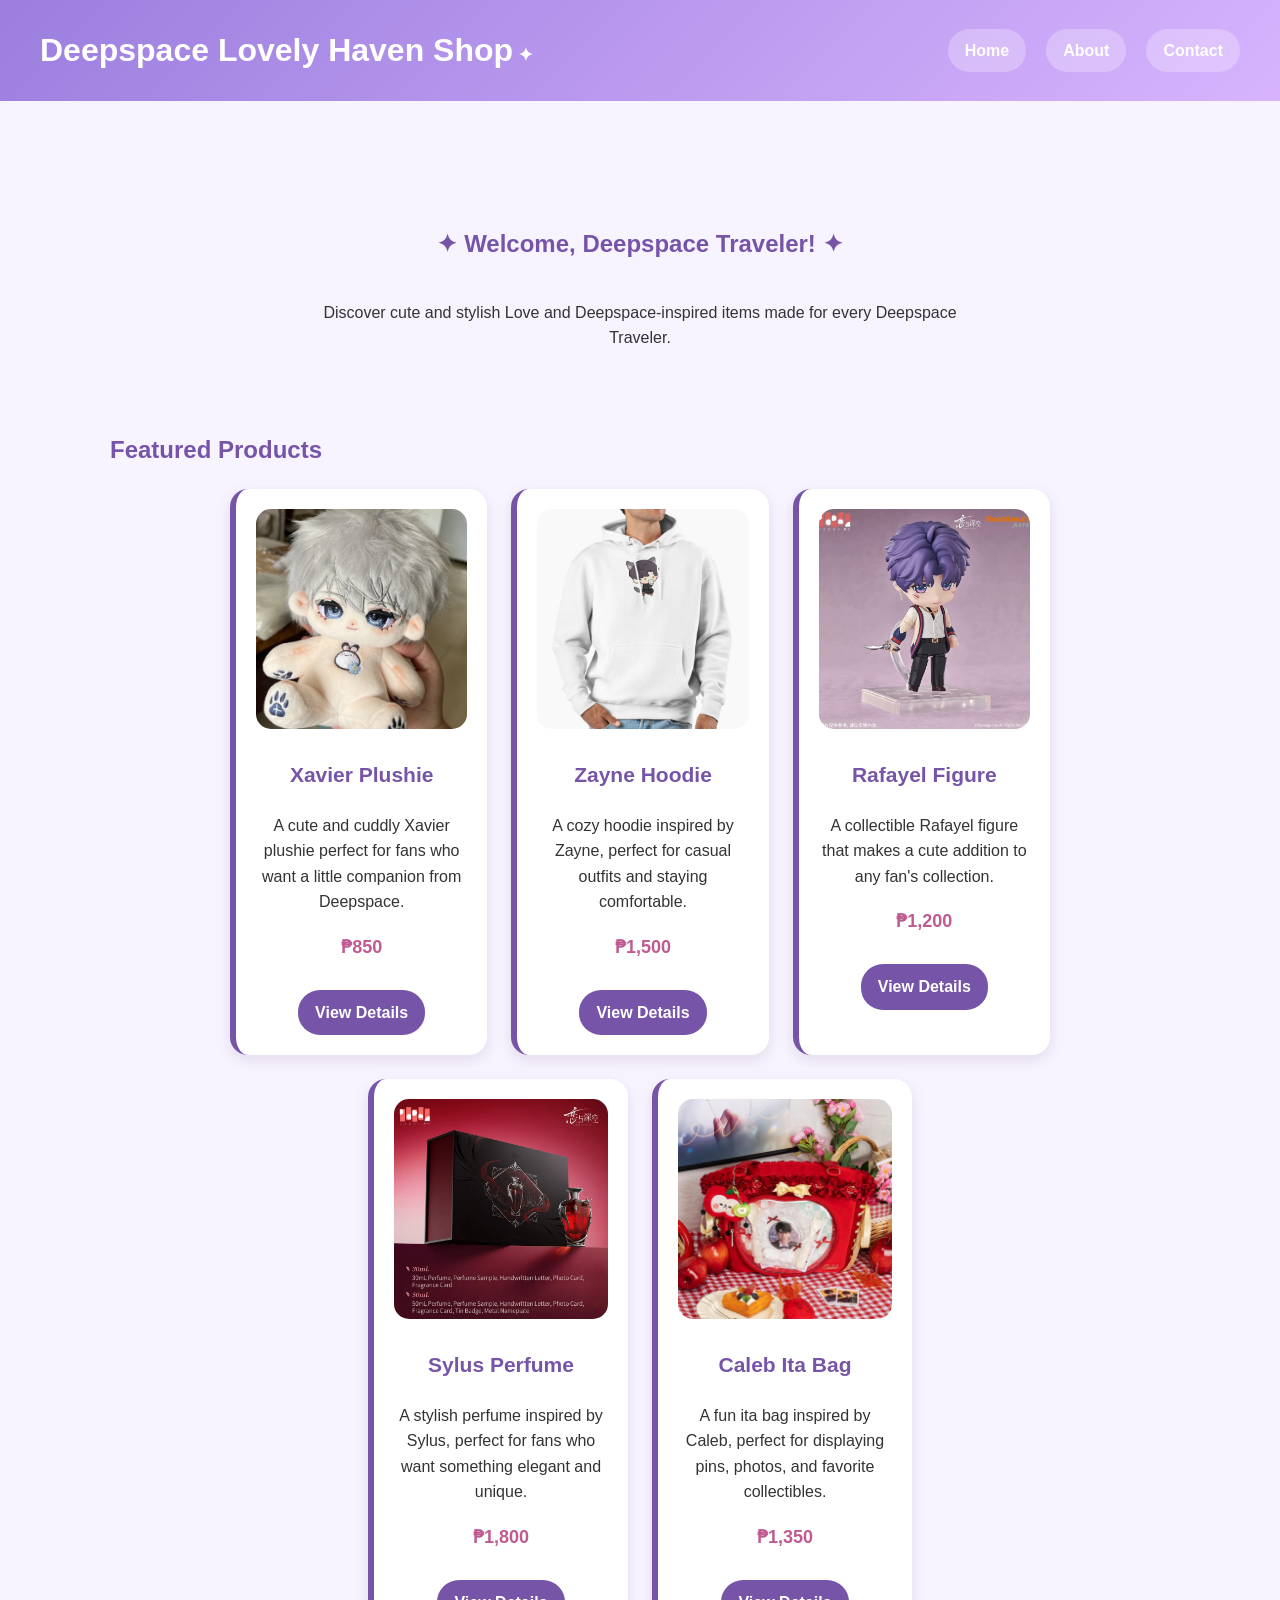
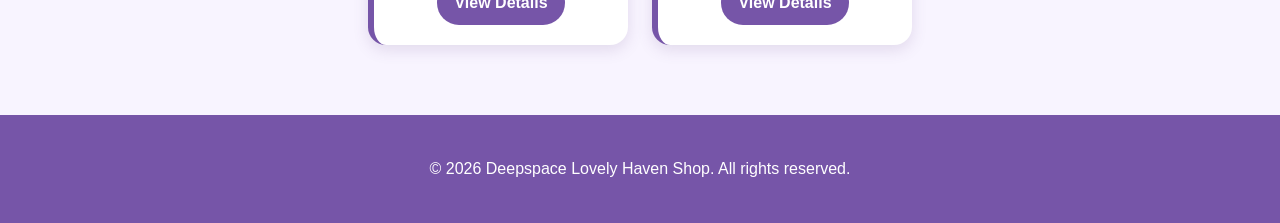
<file: index.html>
<!DOCTYPE html>
<html lang="en">

<head>
    <meta charset="UTF-8">
    <meta name="viewport" content="width=device-width, initial-scale=1.0">
    <title>Deepspace Lovely Haven Shop</title>
    <link rel="stylesheet" href="style.css">
</head>

<body>

    <!-- ---------- Header ---------- -->

    <header class="site-header">

        <h1>Deepspace Lovely Haven Shop</h1>

        <nav>
            <ul>
                <li>
                    <a href="index.html">Home</a>
                </li>

                <li>
                    <a href="about.html">About</a>
                </li>

                <li>
                    <a href="contact.html">Contact</a>
                </li>
            </ul>
        </nav>

    </header>


    <!-- ---------- Main Content ---------- -->

    <main>

        <!-- ---------- Welcome Section ---------- -->

        <section class="welcome">

            <h2>Welcome, Deepspace Traveler!</h2>

            <p>
                Discover cute and stylish Love and Deepspace-inspired
                items made for every Deepspace Traveler.
            </p>

        </section>


        <!-- ---------- Featured Products ---------- -->

        <section>

            <h2>Featured Products</h2>

            <div class="product-grid">


                <!-- Xavier Plushie -->

                <article class="product-card">

                    <img
                        src="xavier-plushie.jpg"
                        alt="Xavier plushie"
                    >

                    <h3>Xavier Plushie</h3>

                    <p>
                        A cute and cuddly Xavier plushie perfect for
                        fans who want a little companion from Deepspace.
                    </p>

                    <p class="price">
                        ₱850
                    </p>

                    <a
                        class="details-link"
                        href="products/xavier-plushie.html"
                    >
                        View Details
                    </a>

                </article>


                <!-- Zayne Hoodie -->

                <article class="product-card">

                    <img
                        src="zayne-hoodie.jpg"
                        alt="Zayne hoodie"
                    >

                    <h3>Zayne Hoodie</h3>

                    <p>
                        A cozy hoodie inspired by Zayne, perfect for
                        casual outfits and staying comfortable.
                    </p>

                    <p class="price">
                        ₱1,500
                    </p>

                    <a
                        class="details-link"
                        href="products/zayne-hoodie.html"
                    >
                        View Details
                    </a>

                </article>


                <!-- Rafayel Figure -->

                <article class="product-card">

                    <img
                        src="rafayel-nendoroid.jpg"
                        alt="Rafayel figure"
                    >

                    <h3>Rafayel Figure</h3>

                    <p>
                        A collectible Rafayel figure that makes a cute
                        addition to any fan's collection.
                    </p>

                    <p class="price">
                        ₱1,200
                    </p>

                    <a
                        class="details-link"
                        href="products/rafayel-nendoroid.html"
                    >
                        View Details
                    </a>

                </article>


                <!-- Sylus Perfume -->

                <article class="product-card">

                    <img
                        src="sylus-perfume.webp"
                        alt="Sylus perfume"
                    >

                    <h3>Sylus Perfume</h3>

                    <p>
                        A stylish perfume inspired by Sylus, perfect
                        for fans who want something elegant and unique.
                    </p>

                    <p class="price">
                        ₱1,800
                    </p>

                    <a
                        class="details-link"
                        href="products/sylus-perfume.html"
                    >
                        View Details
                    </a>

                </article>


                <!-- Caleb Ita Bag -->

                <article class="product-card">

                    <img
                        src="caleb-ita-bag.jpg"
                        alt="Caleb ita bag"
                    >

                    <h3>Caleb Ita Bag</h3>

                    <p>
                        A fun ita bag inspired by Caleb, perfect for
                        displaying pins, photos, and favorite collectibles.
                    </p>

                    <p class="price">
                        ₱1,350
                    </p>

                    <a
                        class="details-link"
                        href="products/caleb-ita-bag.html"
                    >
                        View Details
                    </a>

                </article>


            </div>

        </section>

    </main>


    <!-- ---------- Footer ---------- -->

    <footer>

        <p>
            &copy; 2026 Deepspace Lovely Haven Shop. All rights reserved.
        </p>

    </footer>

</body>

</html>
</file>
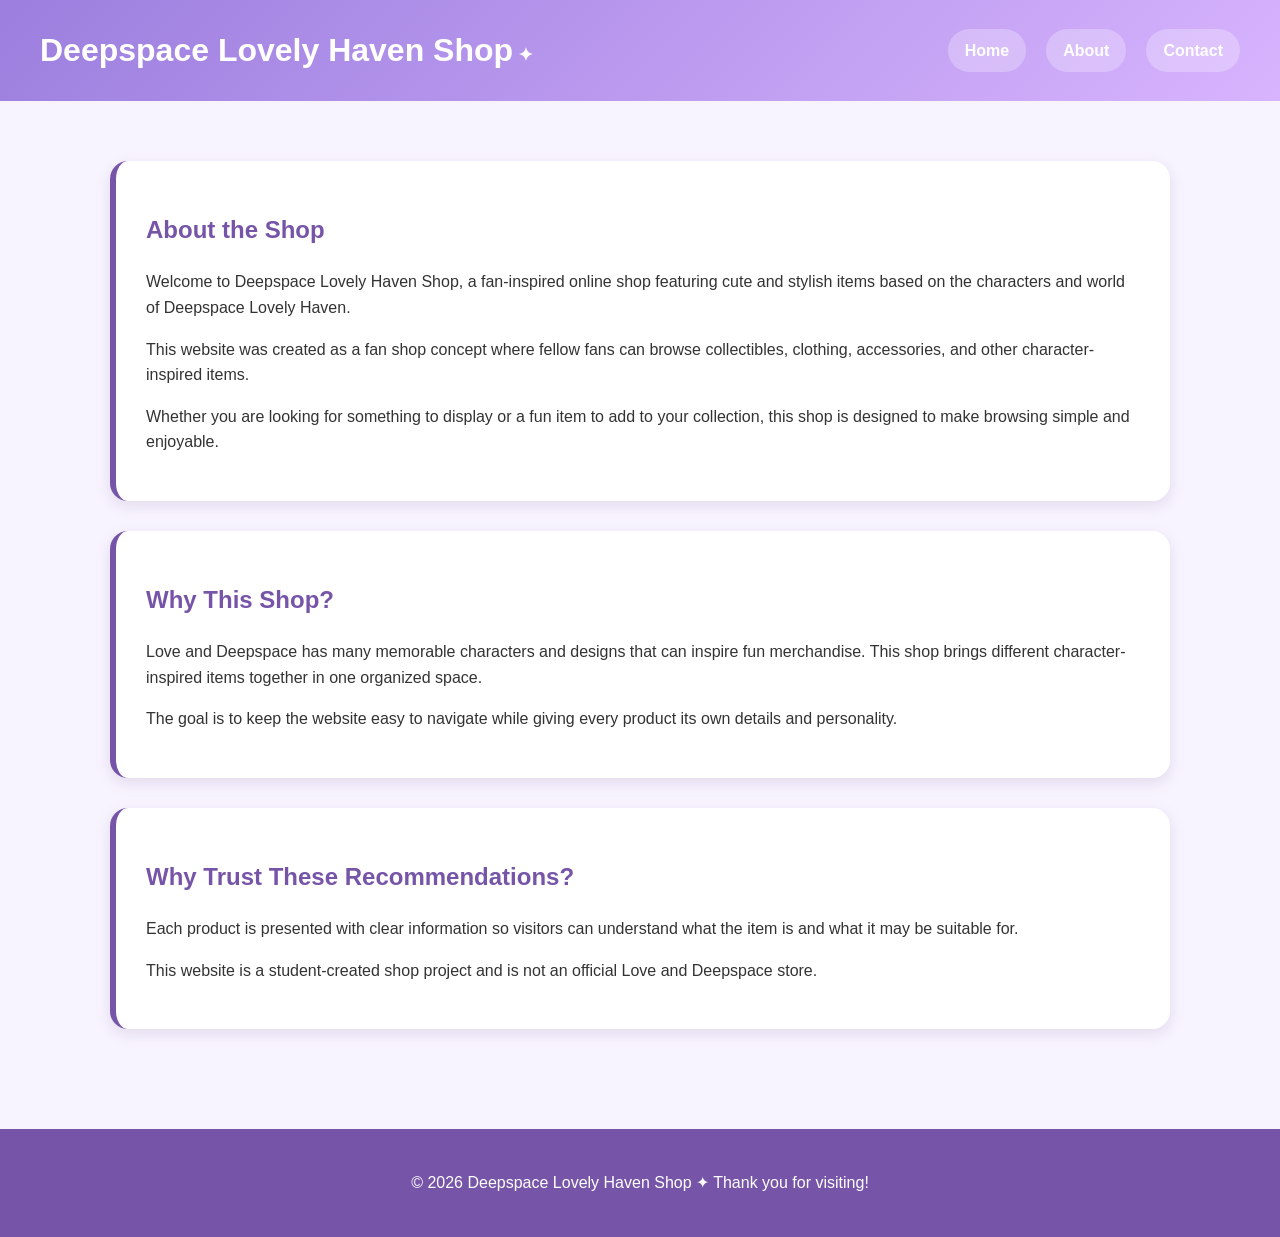
<file: about.html>
<!DOCTYPE html>
<html lang="en">

<head>
    <meta charset="UTF-8">
    <meta name="viewport" content="width=device-width, initial-scale=1.0">

    <title>About - Deepspace Lovely Haven Shop</title>

    <link rel="stylesheet" href="style.css">
</head>

<body>

    <header class="site-header">

        <h1>Deepspace Lovely Haven Shop</h1>

        <nav>
            <ul>
                <li><a href="index.html">Home</a></li>
                <li><a href="about.html">About</a></li>
                <li><a href="contact.html">Contact</a></li>
            </ul>
        </nav>

    </header>


    <main>

        <section class="info-card">

            <h2>About the Shop</h2>

            <p>
                Welcome to Deepspace Lovely Haven Shop, a fan-inspired online
                shop featuring cute and stylish items based on the characters
                and world of Deepspace Lovely Haven.
            </p>

            <p>
                This website was created as a fan shop concept where fellow
                fans can browse collectibles, clothing, accessories, and
                other character-inspired items.
            </p>

            <p>
                Whether you are looking for something to display or a fun
                item to add to your collection, this shop is designed to
                make browsing simple and enjoyable.
            </p>

        </section>


        <section class="info-card">

            <h2>Why This Shop?</h2>

            <p>
                Love and Deepspace has many memorable characters and designs
                that can inspire fun merchandise. This shop brings different
                character-inspired items together in one organized space.
            </p>

            <p>
                The goal is to keep the website easy to navigate while
                giving every product its own details and personality.
            </p>

        </section>


        <section class="info-card">

            <h2>Why Trust These Recommendations?</h2>

            <p>
                Each product is presented with clear information so visitors
                can understand what the item is and what it may be suitable for.
            </p>

            <p>
                This website is a student-created shop project and is not an
                official Love and Deepspace store.
            </p>

        </section>

    </main>


    <footer>

        <p>
            © 2026 Deepspace Lovely Haven Shop ✦ Thank you for visiting!
        </p>

    </footer>

</body>

</html>
</file>
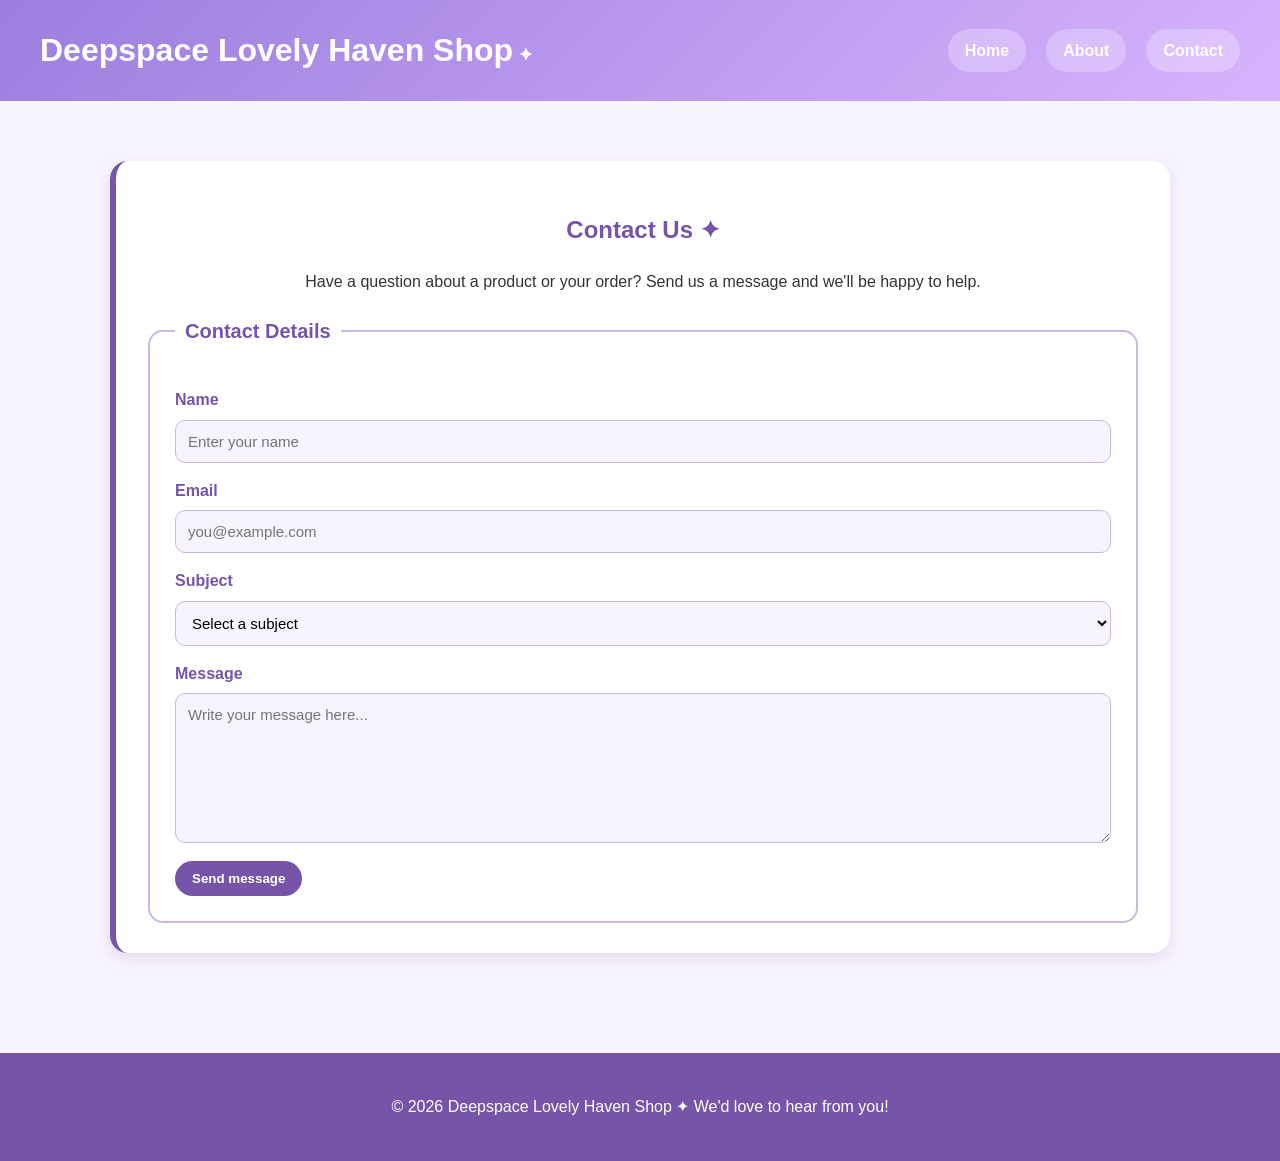
<file: contact.html>
<!DOCTYPE html>
<html lang="en">

<head>
    <meta charset="UTF-8">
    <meta name="viewport" content="width=device-width, initial-scale=1.0">

    <title>Contact - Deepspace Lovely Haven Shop</title>

    <link rel="stylesheet" href="style.css">
</head>

<body>

    <header class="site-header">

        <h1>Deepspace Lovely Haven Shop</h1>

        <nav>
            <ul>
                <li><a href="index.html">Home</a></li>
                <li><a href="about.html">About</a></li>
                <li><a href="contact.html">Contact</a></li>
            </ul>
        </nav>

    </header>


    <main>

        <section class="contact-card">

            <h2>Contact Us ✦</h2>

            <p>
                Have a question about a product or your order?
                Send us a message and we'll be happy to help.
            </p>


            <form action="#" method="post">

                <fieldset>

                    <legend>Contact Details</legend>


                    <label for="name">
                        Name
                    </label>

                    <input
                        type="text"
                        id="name"
                        name="name"
                        required
                        placeholder="Enter your name">


                    <label for="email">
                        Email
                    </label>

                    <input
                        type="email"
                        id="email"
                        name="email"
                        required
                        placeholder="you@example.com">


                    <label for="subject">
                        Subject
                    </label>

                    <select
                        id="subject"
                        name="subject"
                        required>

                        <option value="">
                            Select a subject
                        </option>

                        <option value="product-question">
                            Product question
                        </option>

                        <option value="order-status">
                            Order status
                        </option>

                        <option value="wholesale-enquiry">
                            Wholesale enquiry
                        </option>

                        <option value="other">
                            Something else
                        </option>

                    </select>


                    <label for="message">
                        Message
                    </label>

                    <textarea
                        id="message"
                        name="message"
                        required
                        minlength="10"
                        placeholder="Write your message here..."></textarea>


                    <button
                        type="submit"
                        class="send-button">
                        Send message
                    </button>

                </fieldset>

            </form>

        </section>

    </main>


    <footer>

        <p>
            © 2026 Deepspace Lovely Haven Shop ✦ We'd love to hear from you!
        </p>

    </footer>

</body>

</html>
</file>
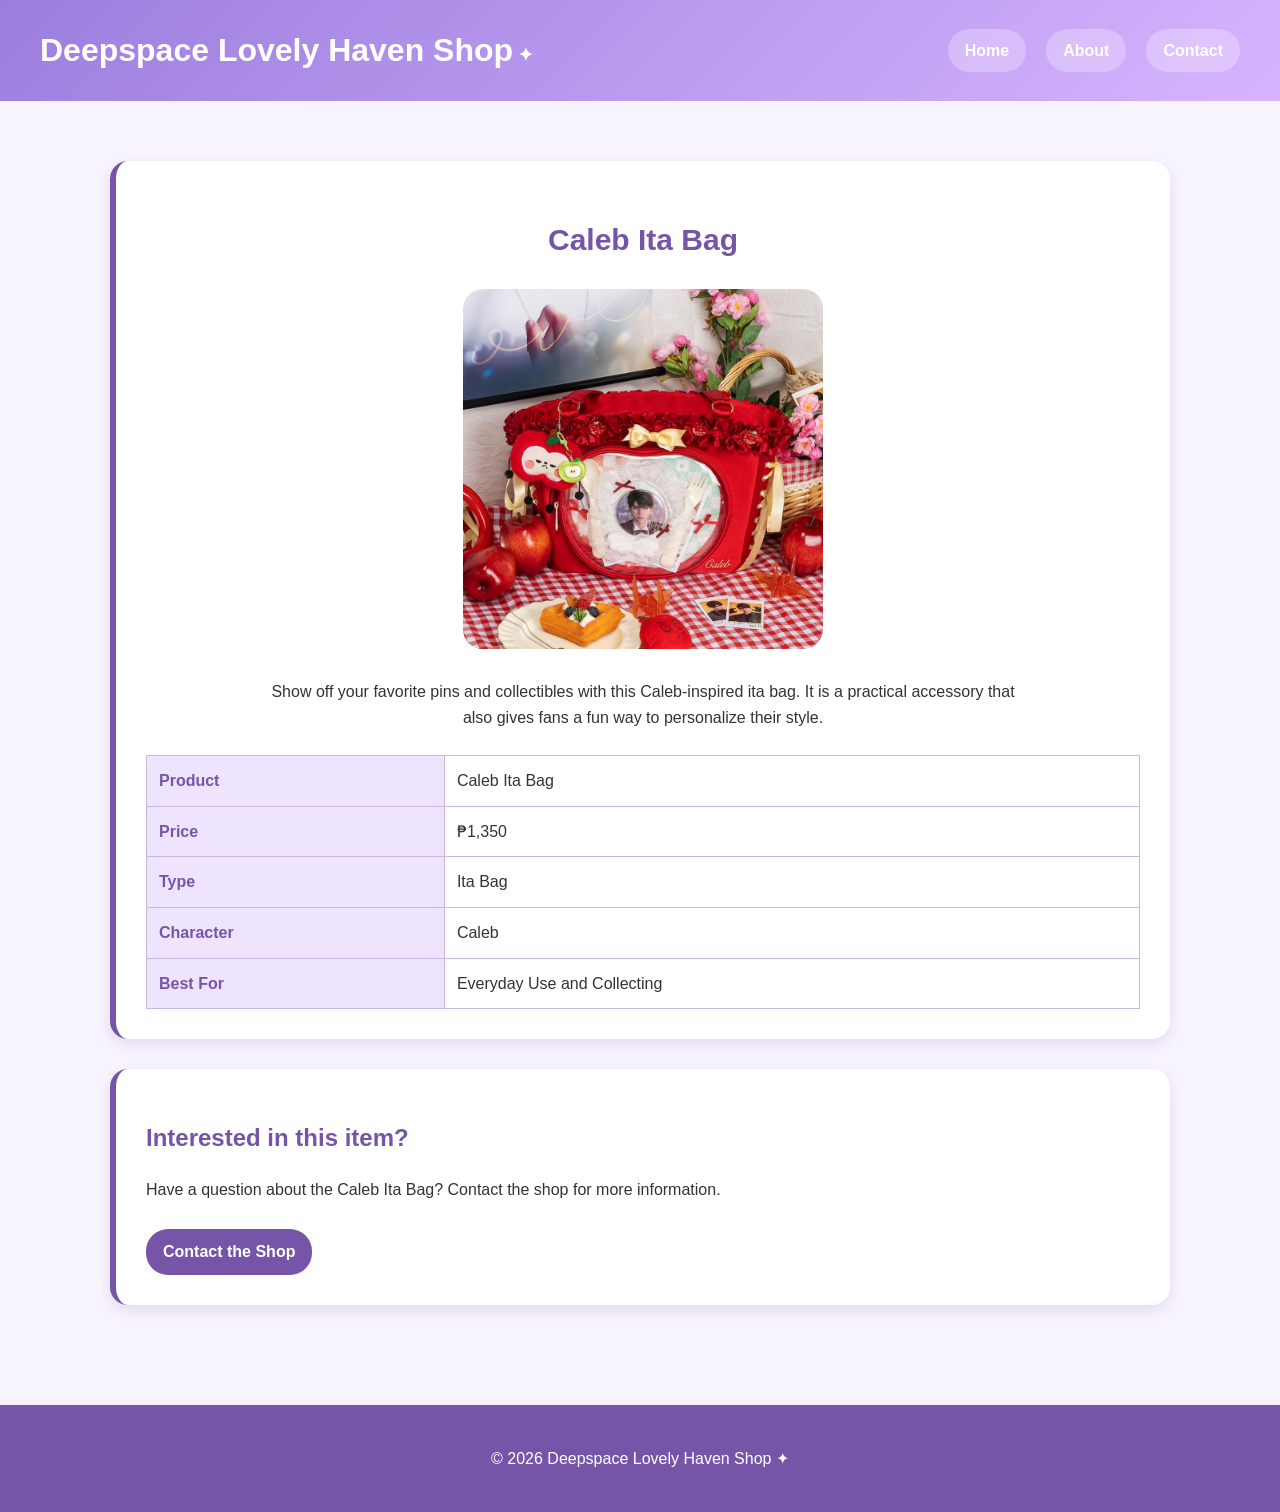
<file: products/caleb-ita-bag.html>
<!DOCTYPE html>
<html lang="en">

<head>
    <meta charset="UTF-8">
    <meta name="viewport" content="width=device-width, initial-scale=1.0">

    <title>Caleb Ita Bag - Deepspace Lovely Haven Shop</title>

    <link rel="stylesheet" href="../style.css">
</head>

<body>

    <header class="site-header">

        <h1>Deepspace Lovely Haven Shop</h1>

        <nav>
            <ul>
                <li><a href="../index.html">Home</a></li>
                <li><a href="../about.html">About</a></li>
                <li><a href="../contact.html">Contact</a></li>
            </ul>
        </nav>

    </header>


    <main>

        <section class="product-detail">

            <h2>Caleb Ita Bag</h2>

            <img
                class="product-detail-image"
                src="../caleb-ita-bag.jpg"
                alt="Caleb Ita Bag">

            <p class="product-description">
                Show off your favorite pins and collectibles with this
                Caleb-inspired ita bag. It is a practical accessory that
                also gives fans a fun way to personalize their style.
            </p>


            <table>

                <tr>
                    <th>Product</th>
                    <td>Caleb Ita Bag</td>
                </tr>

                <tr>
                    <th>Price</th>
                    <td>₱1,350</td>
                </tr>

                <tr>
                    <th>Type</th>
                    <td>Ita Bag</td>
                </tr>

                <tr>
                    <th>Character</th>
                    <td>Caleb</td>
                </tr>

                <tr>
                    <th>Best For</th>
                    <td>Everyday Use and Collecting</td>
                </tr>

            </table>

        </section>


        <section class="order-form">

            <h2>Interested in this item?</h2>

            <p>
                Have a question about the Caleb Ita Bag?
                Contact the shop for more information.
            </p>

            <a
                class="details-link"
                href="../contact.html">
                Contact the Shop
            </a>

        </section>

    </main>


    <footer>

        <p>
            © 2026 Deepspace Lovely Haven Shop ✦
        </p>

    </footer>

</body>

</html>
</file>
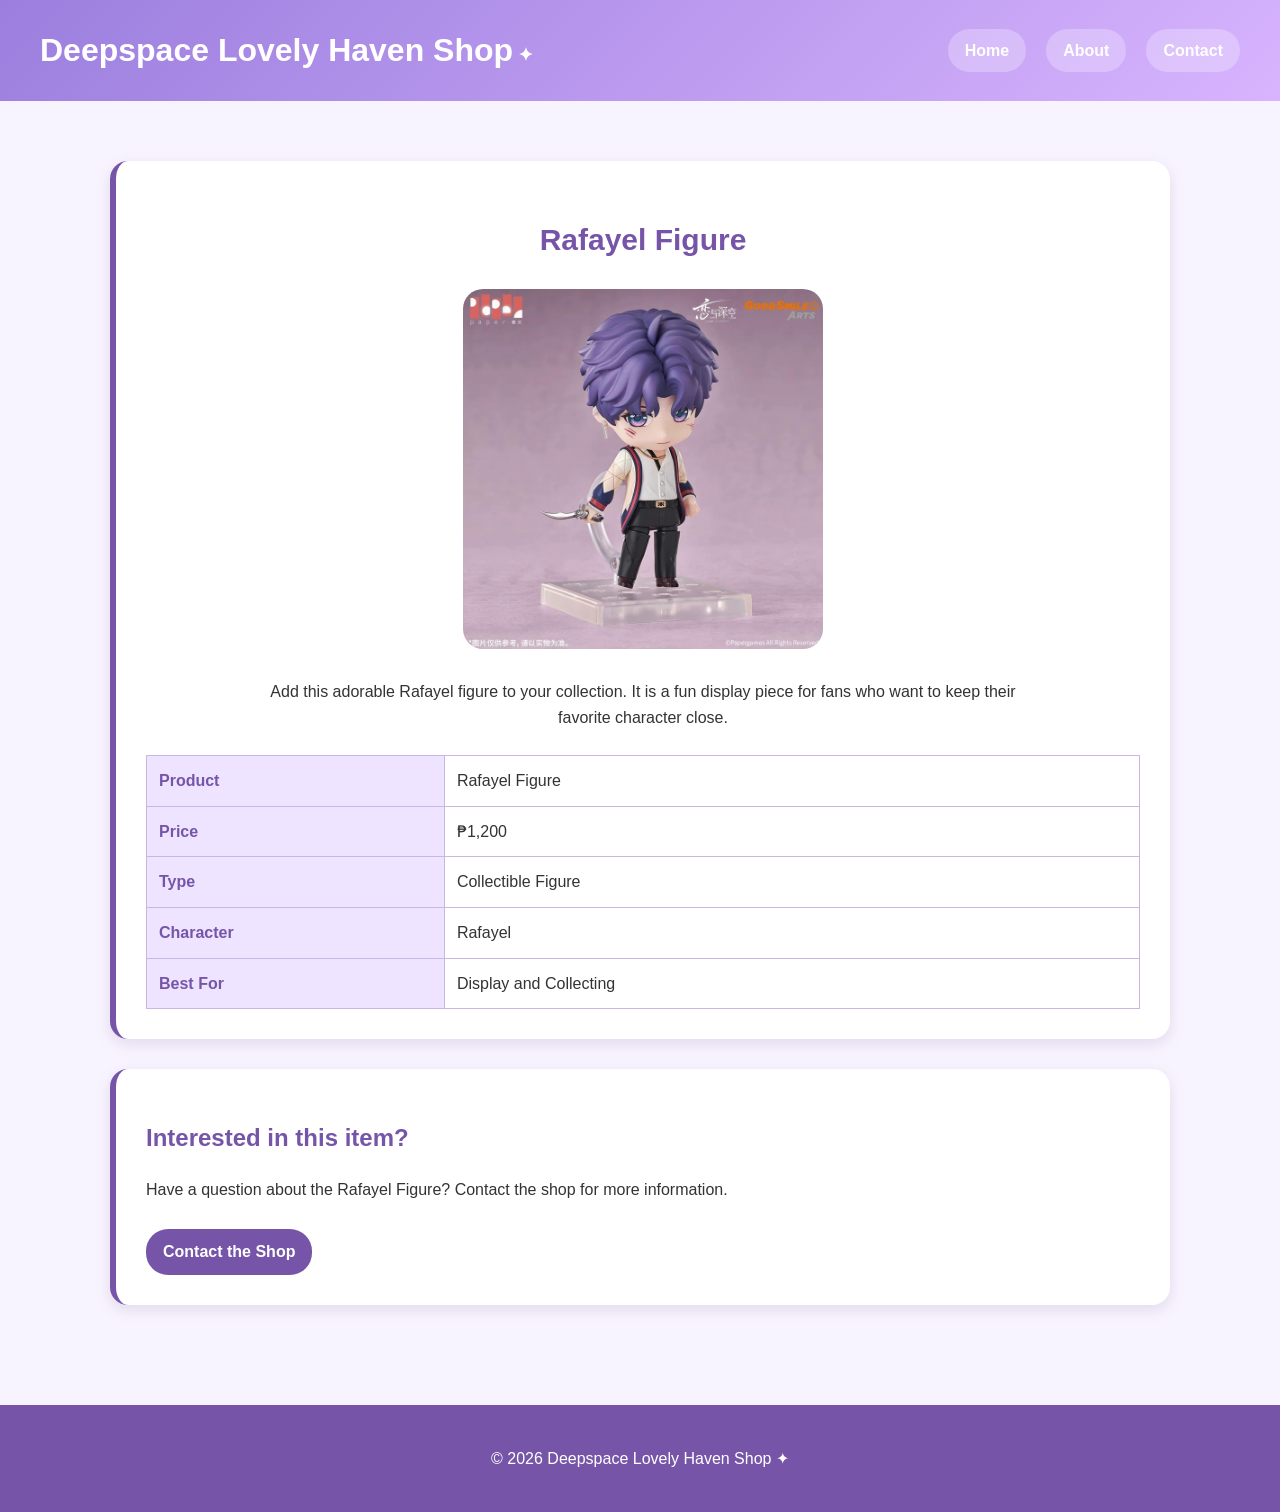
<file: products/rafayel-nendoroid.html>
<!DOCTYPE html>
<html lang="en">

<head>
    <meta charset="UTF-8">
    <meta name="viewport" content="width=device-width, initial-scale=1.0">

    <title>Rafayel Figure - Deepspace Lovely Haven Shop</title>

    <link rel="stylesheet" href="../style.css">
</head>

<body>

    <header class="site-header">

        <h1>Deepspace Lovely Haven Shop</h1>

        <nav>
            <ul>
                <li><a href="../index.html">Home</a></li>
                <li><a href="../about.html">About</a></li>
                <li><a href="../contact.html">Contact</a></li>
            </ul>
        </nav>

    </header>


    <main>

        <section class="product-detail">

            <h2>Rafayel Figure</h2>

            <img
                class="product-detail-image"
                src="../rafayel-nendoroid.jpg"
                alt="Rafayel Nendoroid Figure">

            <p class="product-description">
                Add this adorable Rafayel figure to your collection.
                It is a fun display piece for fans who want to keep
                their favorite character close.
            </p>


            <table>

                <tr>
                    <th>Product</th>
                    <td>Rafayel Figure</td>
                </tr>

                <tr>
                    <th>Price</th>
                    <td>₱1,200</td>
                </tr>

                <tr>
                    <th>Type</th>
                    <td>Collectible Figure</td>
                </tr>

                <tr>
                    <th>Character</th>
                    <td>Rafayel</td>
                </tr>

                <tr>
                    <th>Best For</th>
                    <td>Display and Collecting</td>
                </tr>

            </table>

        </section>


        <section class="order-form">

            <h2>Interested in this item?</h2>

            <p>
                Have a question about the Rafayel Figure?
                Contact the shop for more information.
            </p>

            <a
                class="details-link"
                href="../contact.html">
                Contact the Shop
            </a>

        </section>

    </main>


    <footer>

        <p>
            © 2026 Deepspace Lovely Haven Shop ✦
        </p>

    </footer>

</body>

</html>
</file>
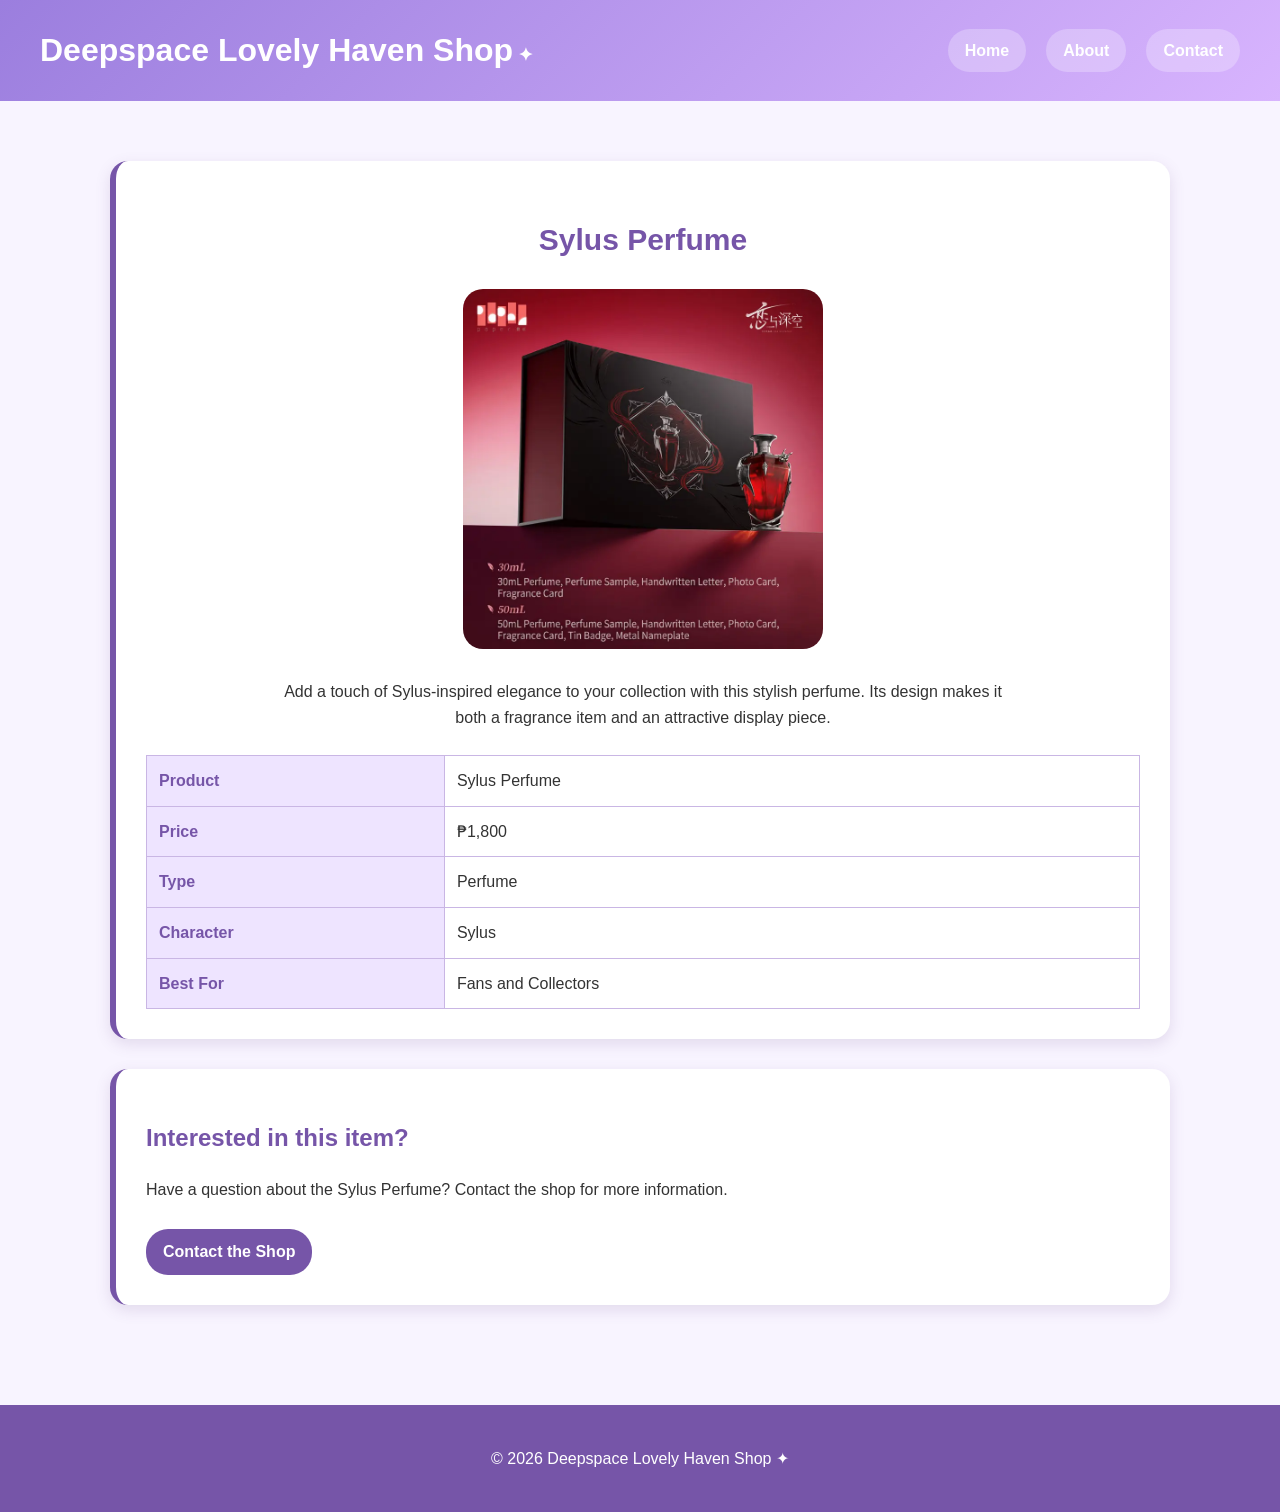
<file: products/sylus-perfume.html>
<!DOCTYPE html>
<html lang="en">

<head>
    <meta charset="UTF-8">
    <meta name="viewport" content="width=device-width, initial-scale=1.0">

    <title>Sylus Perfume - Deepspace Lovely Haven Shop</title>

    <link rel="stylesheet" href="../style.css">
</head>

<body>

    <header class="site-header">

        <h1>Deepspace Lovely Haven Shop</h1>

        <nav>
            <ul>
                <li><a href="../index.html">Home</a></li>
                <li><a href="../about.html">About</a></li>
                <li><a href="../contact.html">Contact</a></li>
            </ul>
        </nav>

    </header>


    <main>

        <section class="product-detail">

            <h2>Sylus Perfume</h2>

            <img
                class="product-detail-image"
                src="../sylus-perfume.webp"
                alt="Sylus Perfume">

            <p class="product-description">
                Add a touch of Sylus-inspired elegance to your collection
                with this stylish perfume. Its design makes it both a
                fragrance item and an attractive display piece.
            </p>


            <table>

                <tr>
                    <th>Product</th>
                    <td>Sylus Perfume</td>
                </tr>

                <tr>
                    <th>Price</th>
                    <td>₱1,800</td>
                </tr>

                <tr>
                    <th>Type</th>
                    <td>Perfume</td>
                </tr>

                <tr>
                    <th>Character</th>
                    <td>Sylus</td>
                </tr>

                <tr>
                    <th>Best For</th>
                    <td>Fans and Collectors</td>
                </tr>

            </table>

        </section>


        <section class="order-form">

            <h2>Interested in this item?</h2>

            <p>
                Have a question about the Sylus Perfume?
                Contact the shop for more information.
            </p>

            <a
                class="details-link"
                href="../contact.html">
                Contact the Shop
            </a>

        </section>

    </main>


    <footer>

        <p>
            © 2026 Deepspace Lovely Haven Shop ✦
        </p>

    </footer>

</body>

</html>
</file>
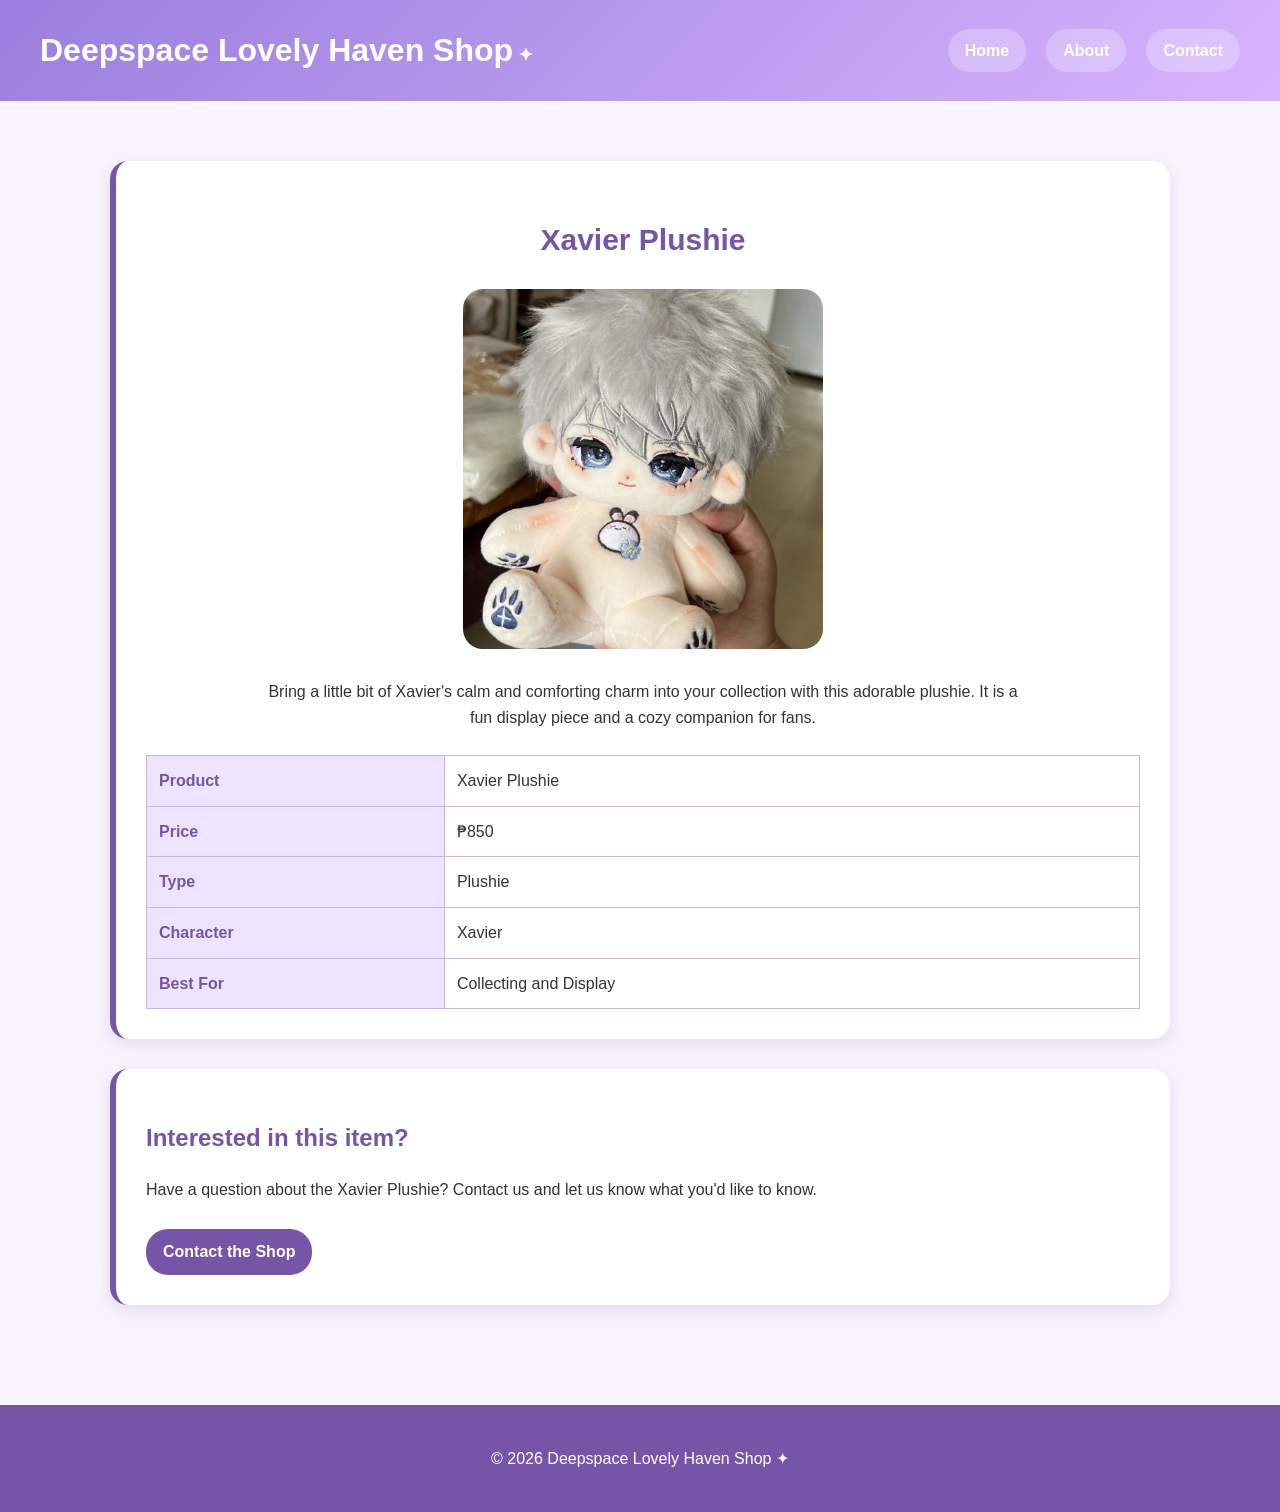
<file: products/xavier-plushie.html>
<!DOCTYPE html>
<html lang="en">

<head>
    <meta charset="UTF-8">
    <meta name="viewport" content="width=device-width, initial-scale=1.0">

    <title>Xavier Plushie - Deepspace Lovely Haven Shop</title>

    <link rel="stylesheet" href="../style.css">
</head>

<body>

    <header class="site-header">

        <h1>Deepspace Lovely Haven Shop</h1>

        <nav>
            <ul>
                <li><a href="../index.html">Home</a></li>
                <li><a href="../about.html">About</a></li>
                <li><a href="../contact.html">Contact</a></li>
            </ul>
        </nav>

    </header>


    <main>

        <section class="product-detail">

            <h2>Xavier Plushie</h2>

            <img
                class="product-detail-image"
                src="../xavier-plushie.jpg"
                alt="Xavier Plushie">

            <p class="product-description">
                Bring a little bit of Xavier's calm and comforting charm
                into your collection with this adorable plushie. It is a
                fun display piece and a cozy companion for fans.
            </p>


            <table>

                <tr>
                    <th>Product</th>
                    <td>Xavier Plushie</td>
                </tr>

                <tr>
                    <th>Price</th>
                    <td>₱850</td>
                </tr>

                <tr>
                    <th>Type</th>
                    <td>Plushie</td>
                </tr>

                <tr>
                    <th>Character</th>
                    <td>Xavier</td>
                </tr>

                <tr>
                    <th>Best For</th>
                    <td>Collecting and Display</td>
                </tr>

            </table>

        </section>


        <section class="order-form">

            <h2>Interested in this item?</h2>

            <p>
                Have a question about the Xavier Plushie?
                Contact us and let us know what you'd like to know.
            </p>

            <a
                class="details-link"
                href="../contact.html">
                Contact the Shop
            </a>

        </section>

    </main>


    <footer>

        <p>
            © 2026 Deepspace Lovely Haven Shop ✦
        </p>

    </footer>

</body>

</html>
</file>
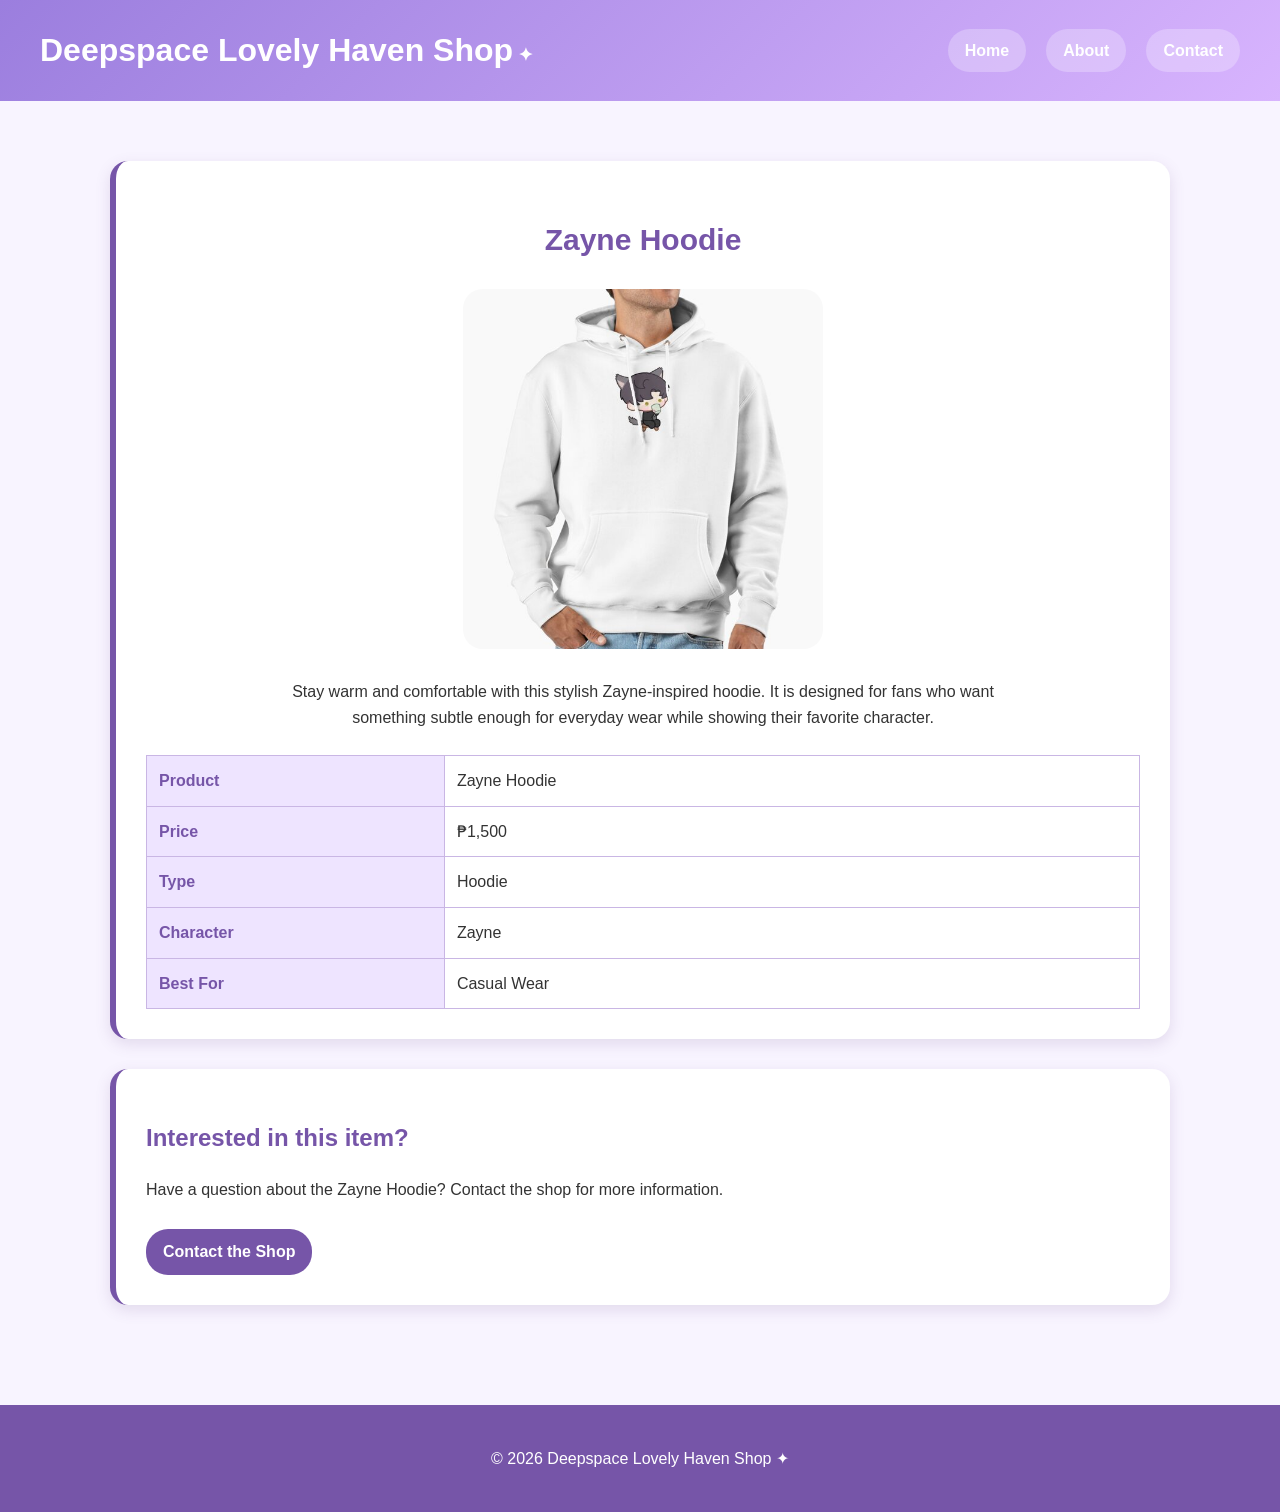
<file: products/zayne-hoodie.html>
<!DOCTYPE html>
<html lang="en">

<head>
    <meta charset="UTF-8">
    <meta name="viewport" content="width=device-width, initial-scale=1.0">

    <title>Zayne Hoodie - Deepspace Lovely Haven Shop</title>

    <link rel="stylesheet" href="../style.css">
</head>

<body>

    <header class="site-header">

        <h1>Deepspace Lovely Haven Shop</h1>

        <nav>
            <ul>
                <li><a href="../index.html">Home</a></li>
                <li><a href="../about.html">About</a></li>
                <li><a href="../contact.html">Contact</a></li>
            </ul>
        </nav>

    </header>


    <main>

        <section class="product-detail">

            <h2>Zayne Hoodie</h2>

            <img
                class="product-detail-image"
                src="../zayne-hoodie.jpg"
                alt="Zayne Hoodie">

            <p class="product-description">
                Stay warm and comfortable with this stylish Zayne-inspired
                hoodie. It is designed for fans who want something subtle
                enough for everyday wear while showing their favorite character.
            </p>


            <table>

                <tr>
                    <th>Product</th>
                    <td>Zayne Hoodie</td>
                </tr>

                <tr>
                    <th>Price</th>
                    <td>₱1,500</td>
                </tr>

                <tr>
                    <th>Type</th>
                    <td>Hoodie</td>
                </tr>

                <tr>
                    <th>Character</th>
                    <td>Zayne</td>
                </tr>

                <tr>
                    <th>Best For</th>
                    <td>Casual Wear</td>
                </tr>

            </table>

        </section>


        <section class="order-form">

            <h2>Interested in this item?</h2>

            <p>
                Have a question about the Zayne Hoodie?
                Contact the shop for more information.
            </p>

            <a
                class="details-link"
                href="../contact.html">
                Contact the Shop
            </a>

        </section>

    </main>


    <footer>

        <p>
            © 2026 Deepspace Lovely Haven Shop ✦
        </p>

    </footer>

</body>

</html>
</file>
<file: style.css>
:root {
    --brand: #7655a8;
    --brand-dark: #5f4389;
    --pink: #c05b91;
    --ink: #333333;
    --muted: #c9b6e4;
    --background: #f8f4ff;
    --white: #ffffff;
    --soft-purple: #eee4ff;
}


/* ---------- Base Styles ---------- */

* {
    box-sizing: border-box;
}

body {
    margin: 0;
    font-family: Arial, sans-serif;
    line-height: 1.6;
    background: var(--background);
    color: var(--ink);
}

img {
    max-width: 100%;
}

h1,
h2,
h3 {
    color: var(--brand);
}


/* ---------- Header / 6.1 ---------- */

.site-header {
    display: flex;
    justify-content: space-between;
    align-items: center;
    min-height: 90px;
    padding: 25px 40px;
    background: linear-gradient(135deg, #9b7ede, #d8b4fe);
}

.site-header h1 {
    margin: 0;
    color: var(--white);
    font-size: 32px;
}

.site-header h1::after {
    content: " ✦";
    font-size: 18px;
}

.site-header nav ul {
    display: flex;
    gap: 20px;
    list-style: none;
    padding: 0;
    margin: 0;
}

.site-header nav li {
    margin: 0;
}

.site-header nav a {
    display: inline-block;
    padding: 9px 17px;
    border-radius: 25px;
    background: rgba(255, 255, 255, 0.25);
    color: var(--white);
    text-decoration: none;
    font-weight: bold;
    transition: 0.2s ease;
}

.site-header nav a:hover {
    background: var(--white);
    color: var(--brand);
    transform: translateY(-2px);
}


/* ---------- Main Content ---------- */

main {
    width: min(1100px, calc(100% - 40px));
    margin: 40px auto;
    padding: 20px;
    animation: fadeIn 0.5s ease;
}


/* ---------- Welcome / 6.1 Centering ---------- */

.welcome {
    min-height: 250px;
    display: flex;
    flex-direction: column;
    justify-content: center;
    align-items: center;
    text-align: center;
}

.welcome h2::before {
    content: "✦ ";
}

.welcome h2::after {
    content: " ✦";
}

.welcome p {
    max-width: 650px;
}


/* ---------- Product Grid / 6.2 ---------- */

.product-grid {
    width: min(820px, 100%);
    margin: 0 auto;
    display: flex;
    flex-wrap: wrap;
    justify-content: center;
    gap: 24px;
}

.product-card {
    flex: 1 1 240px;
    max-width: 260px;
    padding: 20px;
    background: var(--white);
    border-left: 6px solid var(--brand);
    border-radius: 18px;
    text-align: center;
    box-shadow: 0 5px 15px rgba(100, 70, 130, 0.15);
    transition: 0.2s ease;
}

.product-card:hover {
    transform: translateY(-6px) rotate(-1deg);
}

.product-card img {
    width: 220px;
    height: 220px;
    object-fit: cover;
    border-radius: 15px;
}

.product-card h3 {
    font-size: 21px;
}

.price {
    color: var(--pink);
    font-size: 18px;
    font-weight: bold;
}

.details-link,
button {
    display: inline-block;
    margin-top: 10px;
    padding: 10px 17px;
    border: none;
    border-radius: 22px;
    background: var(--brand);
    color: var(--white);
    text-decoration: none;
    font-family: Arial, sans-serif;
    font-weight: bold;
    cursor: pointer;
    transition: 0.2s ease;
}

.details-link:hover,
button:hover {
    background: var(--brand-dark);
    transform: translateY(-2px);
}


/* ---------- Cards ---------- */

.info-card,
.product-detail,
.order-form,
.contact-card {
    padding: 30px;
    margin-bottom: 30px;
    background: var(--white);
    border-left: 6px solid var(--brand);
    border-radius: 18px;
    box-shadow: 0 5px 15px rgba(100, 70, 130, 0.15);
}


/* ---------- Product Details ---------- */

.product-detail h2 {
    text-align: center;
    font-size: 30px;
}

.product-detail-image {
    display: block;
    width: 360px;
    height: 360px;
    object-fit: cover;
    margin: 20px auto 30px;
    border-radius: 20px;
}

.product-description {
    max-width: 750px;
    margin: 0 auto 25px;
    text-align: center;
}


/* ---------- Tables ---------- */

table {
    width: 100%;
    margin-top: 25px;
    border-collapse: collapse;
}

th,
td {
    padding: 12px;
    border: 1px solid var(--muted);
    text-align: left;
}

th {
    width: 30%;
    background: var(--soft-purple);
    color: var(--brand);
}


/* ---------- Contact Form ---------- */

.contact-card h2 {
    text-align: center;
}

.contact-card > p {
    text-align: center;
}

fieldset {
    padding: 25px;
    margin-top: 20px;
    border: 2px solid var(--muted);
    border-radius: 15px;
}

legend {
    padding: 0 10px;
    color: var(--brand);
    font-size: 20px;
    font-weight: bold;
}

label {
    display: block;
    margin-top: 15px;
    margin-bottom: 7px;
    color: var(--brand);
    font-weight: bold;
}

input,
select,
textarea {
    width: 100%;
    padding: 12px;
    border: 1px solid var(--muted);
    border-radius: 10px;
    background: var(--background);
    font-family: Arial, sans-serif;
    font-size: 15px;
}

textarea {
    min-height: 150px;
    resize: vertical;
}

input:focus,
select:focus,
textarea:focus {
    outline: 3px solid var(--brand);
    outline-offset: 2px;
}


/* ---------- Footer ---------- */

footer {
    padding: 25px;
    margin-top: 50px;
    background: var(--brand);
    color: var(--white);
    text-align: center;
}


/* ---------- Animation ---------- */

@keyframes fadeIn {
    from {
        opacity: 0;
        transform: translateY(8px);
    }

    to {
        opacity: 1;
        transform: translateY(0);
    }
}
</file>
